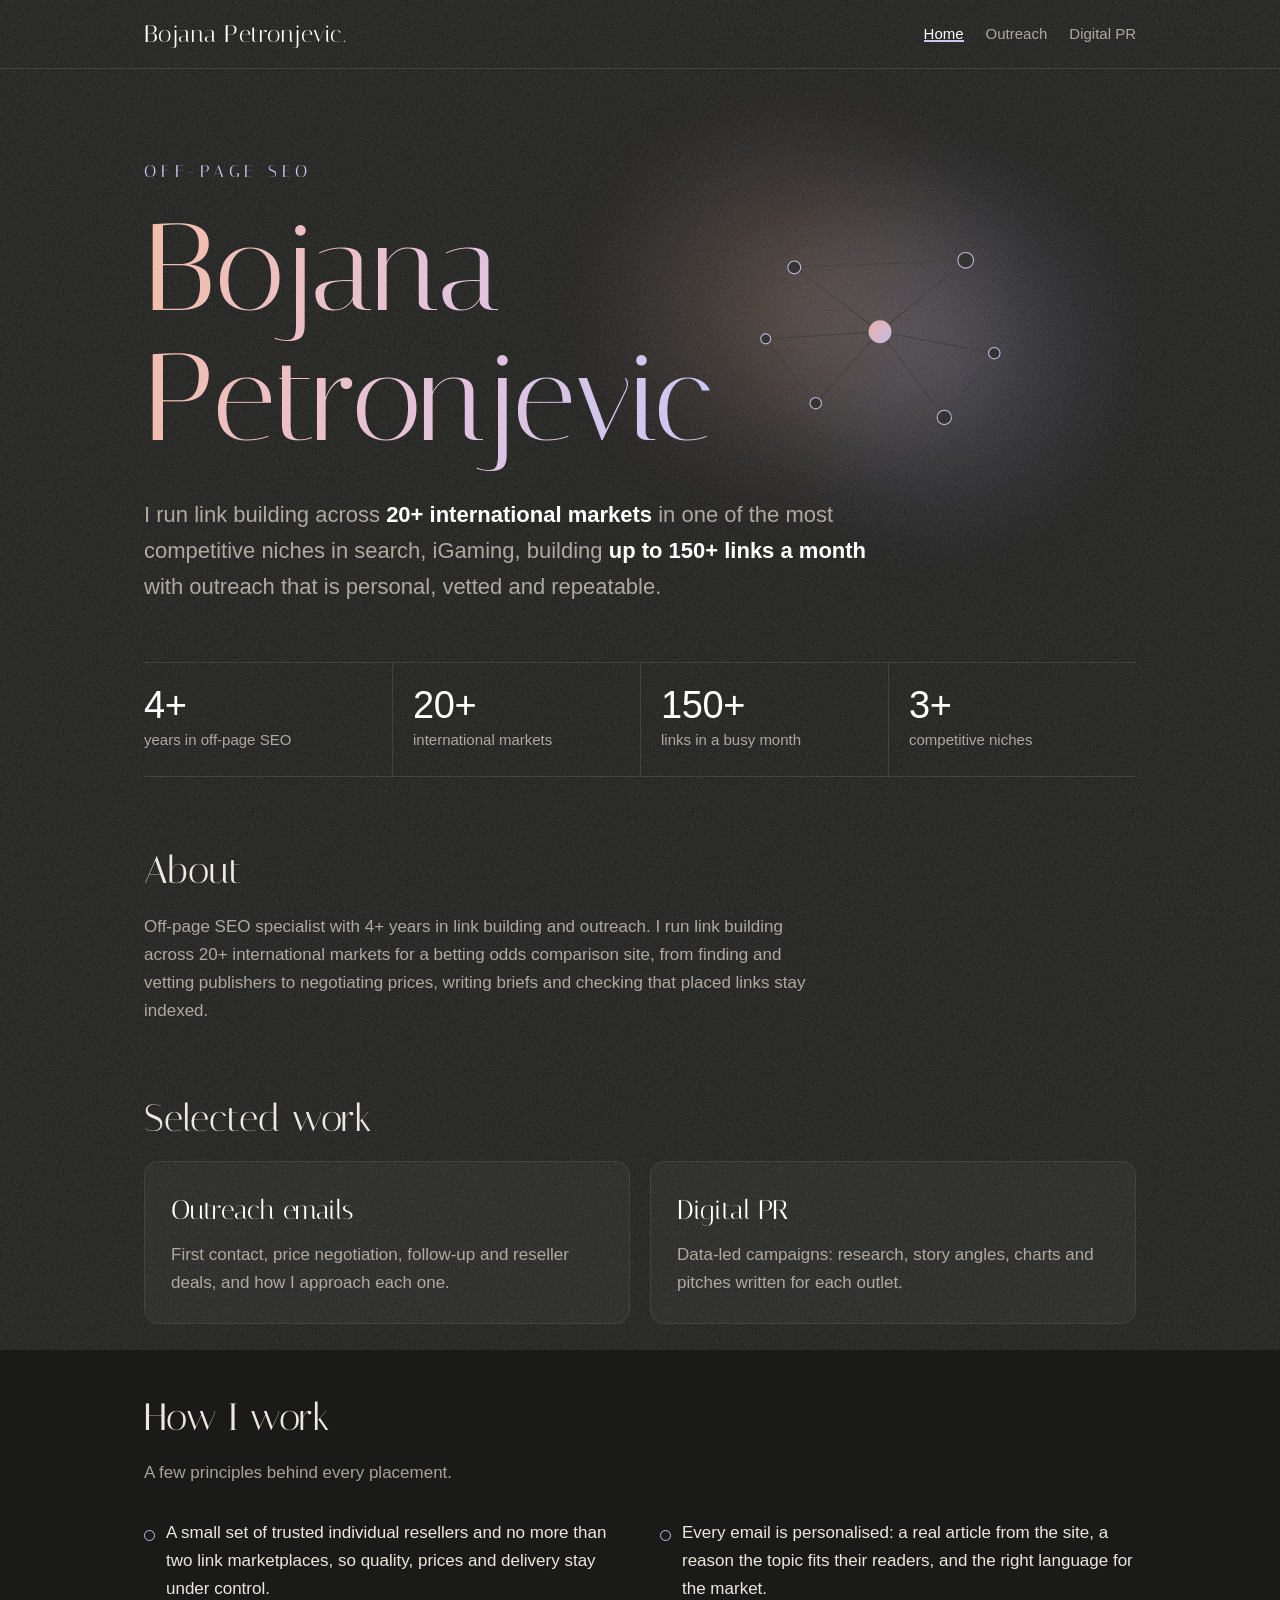
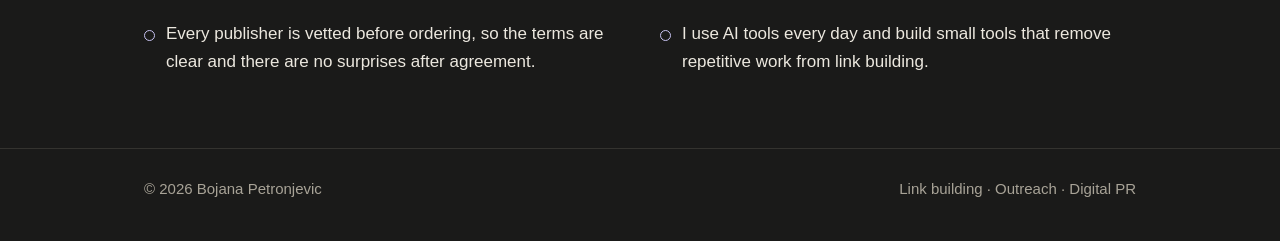
<file: index.html>
<!doctype html>
<html lang="en">
<head>
  <meta charset="utf-8">
  <meta name="viewport" content="width=device-width, initial-scale=1">
  <title>Bojana Petronjevic – Off-Page SEO Specialist</title>
  <meta name="description" content="Off-page SEO specialist with 4+ years in link building and outreach, running link building across 20+ international markets in iGaming.">
  <meta name="robots" content="index, follow, max-image-preview:large, max-snippet:-1">
  <meta name="google-site-verification" content="fPv6jpcXp-hsPiwkqZIa1NmE5gNidEpKVZSFxCqEGlo">
  <link rel="canonical" href="https://bojanapetronjevic.github.io/">
  <meta property="og:url" content="https://bojanapetronjevic.github.io/">
  <meta property="og:type" content="profile">
  <meta property="og:title" content="Bojana Petronjevic – Off-Page SEO Specialist">
  <meta property="og:description" content="Off-page SEO specialist with 4+ years in link building and outreach, running link building across 20+ international markets in iGaming.">
  <meta property="og:locale" content="en_GB">
  <link rel="preconnect" href="https://fonts.googleapis.com">
  <link rel="preconnect" href="https://fonts.gstatic.com" crossorigin>
  <link rel="stylesheet" href="https://fonts.googleapis.com/css2?family=Italiana&amp;display=swap">
  <link rel="stylesheet" href="styles.css">
  <script type="application/ld+json">
  {
    "@context": "https://schema.org",
    "@type": "Person",
    "name": "Bojana Petronjevic",
    "url": "https://bojanapetronjevic.github.io/",
    "jobTitle": "Off-Page SEO Specialist",
    "description": "Off-page SEO specialist with 4+ years in link building and outreach across 20+ international markets in iGaming.",
    "knowsAbout": ["Link building", "Off-page SEO", "Outreach", "Digital PR", "International SEO", "iGaming SEO", "AI-assisted SEO workflows"]
  }
  </script>
  <link rel="icon" href="/favicon-32.png" sizes="32x32" type="image/png">
  <link rel="apple-touch-icon" href="/apple-touch-icon.png">
  <!-- Ahrefs Web Analytics (cookieless visitor stats) -->
  <script src="https://analytics.ahrefs.com/analytics.js" data-key="pXj5/3Rlqt7nmIct6YGWEw" async></script>
</head>
<body>
  <a class="skip-link" href="#main">Skip to content</a>

  <header class="site-header">
    <div class="container">
      <a class="site-name" href="./">Bojana Petronjevic<span>.</span></a>
      <nav class="site-nav" aria-label="Main">
        <ul>
          <li><a href="./" aria-current="page">Home</a></li>
          <li><a href="outreach/">Outreach</a></li>
          <li><a href="digital-pr/">Digital PR</a></li>
        </ul>
      </nav>
    </div>
  </header>

  <main id="main">
    <section class="hero">
      <div class="container">
        <p class="hero-eyebrow">Off-Page SEO</p>
        <div class="hero-title">
          <h1>Bojana Petronjevic</h1>
          <svg class="link-graph" viewBox="0 0 420 320" aria-hidden="true">
            <defs>
              <linearGradient id="splash-gradient" x1="0" y1="0" x2="1" y2="1">
                <stop offset="0" stop-color="#f2b8a2"/>
                <stop offset="0.5" stop-color="#e6bcd3"/>
                <stop offset="1" stop-color="#c3c4f4"/>
              </linearGradient>
            </defs>
            <line x1="210" y1="160" x2="90" y2="70"/>
            <line x1="210" y1="160" x2="330" y2="60"/>
            <line x1="210" y1="160" x2="370" y2="190"/>
            <line x1="210" y1="160" x2="300" y2="280"/>
            <line x1="210" y1="160" x2="120" y2="260"/>
            <line x1="210" y1="160" x2="50" y2="170"/>
            <line x1="90" y1="70" x2="330" y2="60"/>
            <line x1="370" y1="190" x2="300" y2="280"/>
            <line x1="50" y1="170" x2="120" y2="260"/>
            <circle cx="90" cy="70" r="9"/>
            <circle cx="330" cy="60" r="11"/>
            <circle cx="370" cy="190" r="8"/>
            <circle cx="300" cy="280" r="10"/>
            <circle cx="120" cy="260" r="8"/>
            <circle cx="50" cy="170" r="7"/>
            <circle class="node-main" cx="210" cy="160" r="16"/>
          </svg>
        </div>
        <p class="hero-lead">I run link building across <strong>20+ international markets</strong> in one of the most competitive niches in search, iGaming, building <strong>up to 150+ links a month</strong> with outreach that is personal, vetted and repeatable.</p>
      </div>
    </section>

    <div class="container">
      <ul class="numbers" aria-label="Key facts">
        <li><strong>4+</strong><span>years in off-page SEO</span></li>
        <li><strong>20+</strong><span>international markets</span></li>
        <li><strong>150+</strong><span>links in a busy month</span></li>
        <li><strong>3+</strong><span>competitive niches</span></li>
      </ul>

      <section class="section" aria-labelledby="about-title">
        <h2 class="section-title" id="about-title">About</h2>
        <p class="section-intro">Off-page SEO specialist with 4+ years in link building and outreach. I run link building across 20+ international markets for a betting odds comparison site, from finding and vetting publishers to negotiating prices, writing briefs and checking that placed links stay indexed.</p>
      </section>

      <section class="section" aria-labelledby="work-title">
        <h2 class="section-title" id="work-title">Selected work</h2>
        <div class="cards">
          <article class="card">
            <h3>Outreach emails</h3>
            <p>First contact, price negotiation, follow-up and reseller deals, and how I approach each one.</p>
          </article>
          <article class="card">
            <h3>Digital PR</h3>
            <p>Data-led campaigns: research, story angles, charts and pitches written for each outlet.</p>
          </article>
        </div>
      </section>

      <section class="section" aria-labelledby="how-title">
        <h2 class="section-title" id="how-title">How I work</h2>
        <p class="section-intro">A few principles behind every placement.</p>
        <ul class="principles">
          <li>A small set of trusted individual resellers and no more than two link marketplaces, so quality, prices and delivery stay under control.</li>
          <li>Every email is personalised: a real article from the site, a reason the topic fits their readers, and the right language for the market.</li>
          <li>Every publisher is vetted before ordering, so the terms are clear and there are no surprises after agreement.</li>
          <li>I use AI tools every day and build small tools that remove repetitive work from link building.</li>
        </ul>
      </section>
    </div>
  </main>

  <footer class="site-footer">
    <div class="container">
      <span>© 2026 Bojana Petronjevic</span>
      <span>Link building · Outreach · Digital PR</span>
    </div>
  </footer>
</body>
</html>
</file>
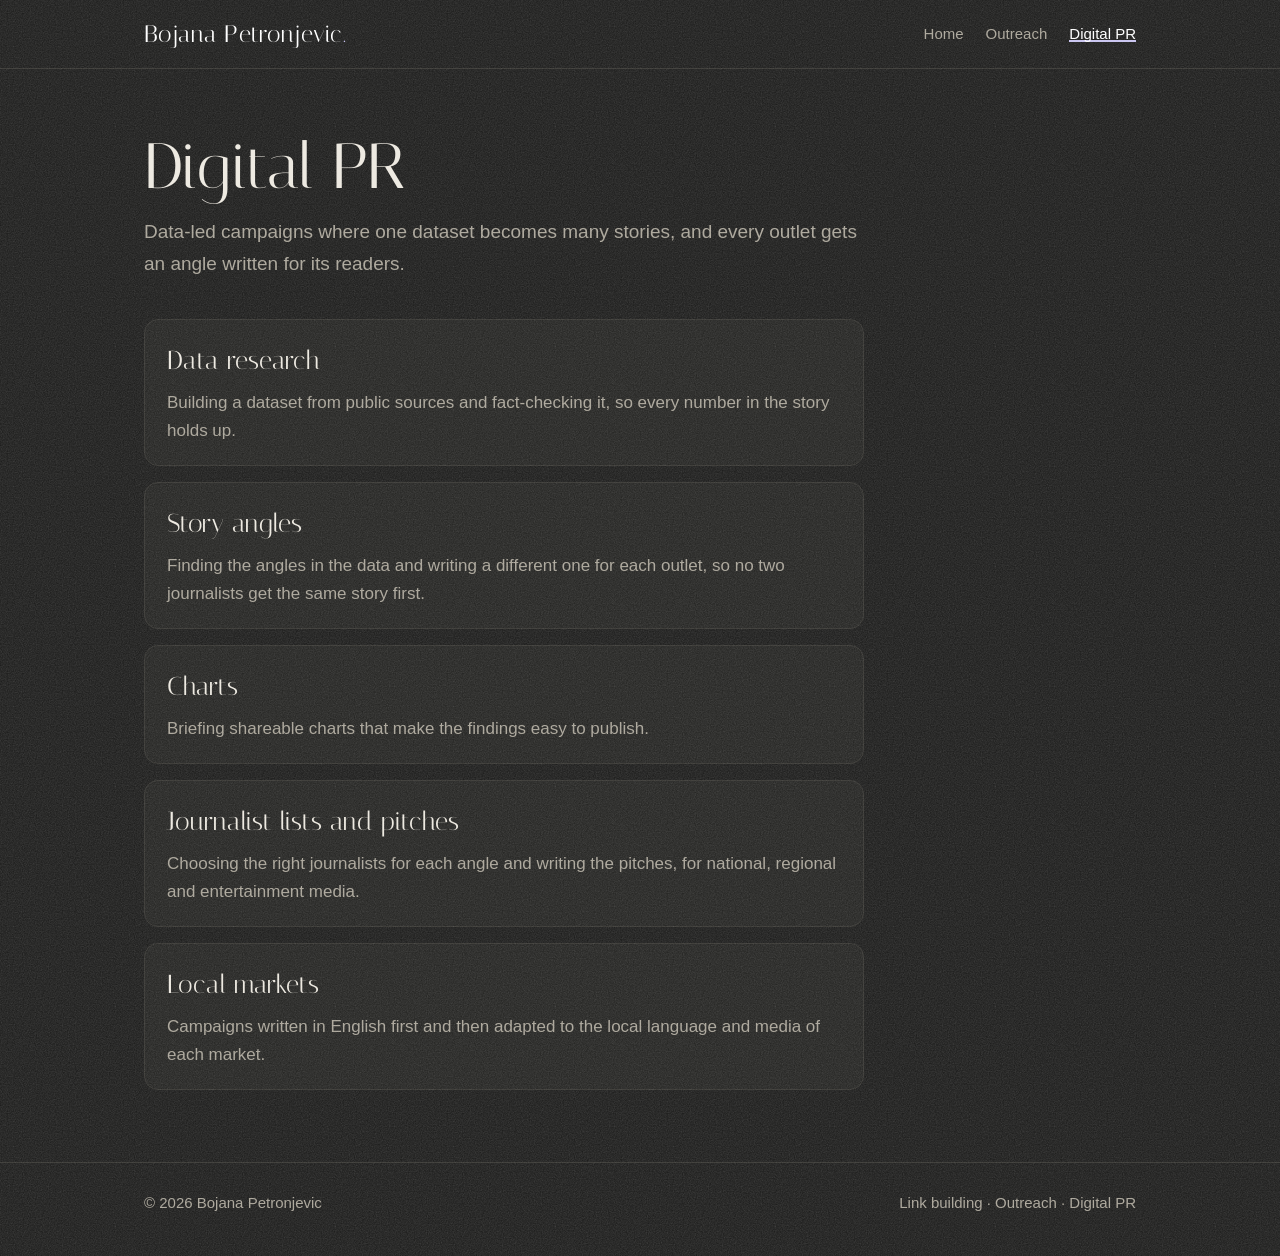
<file: digital-pr/index.html>
<!doctype html>
<html lang="en">
<head>
  <meta charset="utf-8">
  <meta name="viewport" content="width=device-width, initial-scale=1">
  <title>Digital PR | Bojana Petronjevic</title>
  <meta name="description" content="Data-led Digital PR: building datasets from public sources, turning them into stories and charts, and pitching a different angle to each outlet.">
  <meta name="robots" content="index, follow, max-image-preview:large, max-snippet:-1">
  <link rel="canonical" href="https://bojanapetronjevic.github.io/digital-pr/">
  <meta property="og:url" content="https://bojanapetronjevic.github.io/digital-pr/">
  <meta property="og:type" content="article">
  <meta property="og:title" content="Digital PR | Bojana Petronjevic">
  <meta property="og:description" content="Data-led Digital PR campaigns with a different angle for each outlet.">
  <link rel="preconnect" href="https://fonts.googleapis.com">
  <link rel="preconnect" href="https://fonts.gstatic.com" crossorigin>
  <link rel="stylesheet" href="https://fonts.googleapis.com/css2?family=Italiana&amp;display=swap">
  <link rel="stylesheet" href="../styles.css">
  <link rel="icon" href="/favicon-32.png" sizes="32x32" type="image/png">
  <link rel="apple-touch-icon" href="/apple-touch-icon.png">
  <!-- Ahrefs Web Analytics (cookieless visitor stats) -->
  <script src="https://analytics.ahrefs.com/analytics.js" data-key="pXj5/3Rlqt7nmIct6YGWEw" async></script>
</head>
<body>
  <a class="skip-link" href="#main">Skip to content</a>

  <header class="site-header">
    <div class="container">
      <a class="site-name" href="../">Bojana Petronjevic<span>.</span></a>
      <nav class="site-nav" aria-label="Main">
        <ul>
          <li><a href="../">Home</a></li>
          <li><a href="../outreach/">Outreach</a></li>
          <li><a href="./" aria-current="page">Digital PR</a></li>
        </ul>
      </nav>
    </div>
  </header>

  <main id="main" class="container">
    <header class="page-header">
      <h1>Digital PR</h1>
      <p>Data-led campaigns where one dataset becomes many stories, and every outlet gets an angle written for its readers.</p>
    </header>

    <div class="prose">
      <ul class="tool-list">
        <li>
          <h3>Data research</h3>
          <p>Building a dataset from public sources and fact-checking it, so every number in the story holds up.</p>
        </li>
        <li>
          <h3>Story angles</h3>
          <p>Finding the angles in the data and writing a different one for each outlet, so no two journalists get the same story first.</p>
        </li>
        <li>
          <h3>Charts</h3>
          <p>Briefing shareable charts that make the findings easy to publish.</p>
        </li>
        <li>
          <h3>Journalist lists and pitches</h3>
          <p>Choosing the right journalists for each angle and writing the pitches, for national, regional and entertainment media.</p>
        </li>
        <li>
          <h3>Local markets</h3>
          <p>Campaigns written in English first and then adapted to the local language and media of each market.</p>
        </li>
      </ul>
    </div>
  </main>

  <footer class="site-footer">
    <div class="container">
      <span>© 2026 Bojana Petronjevic</span>
      <span>Link building · Outreach · Digital PR</span>
    </div>
  </footer>
</body>
</html>
</file>
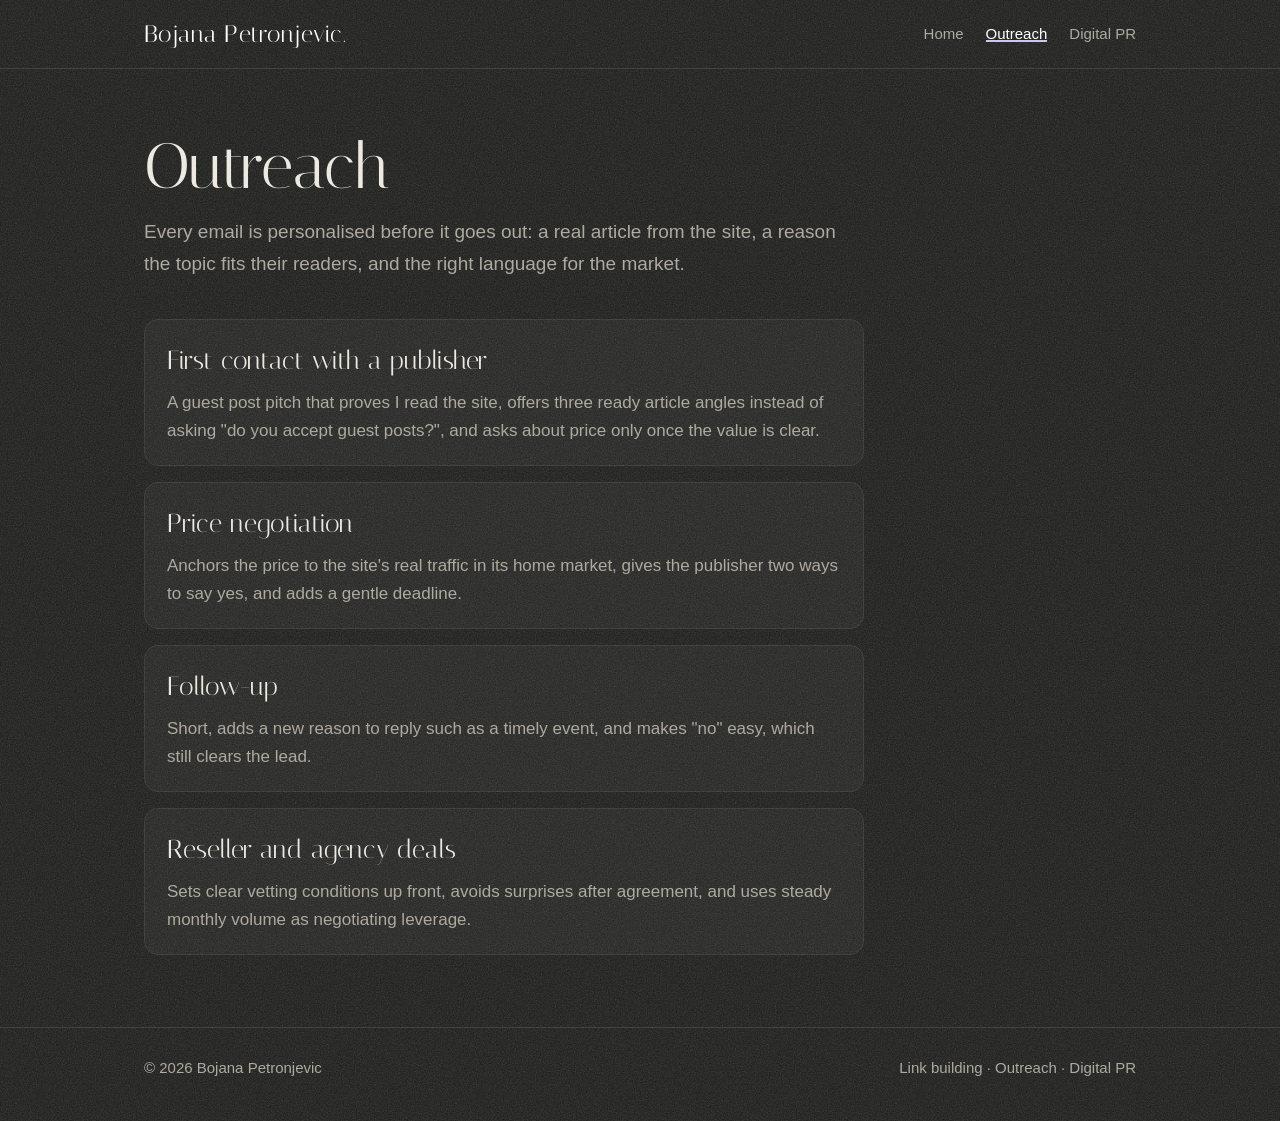
<file: outreach/index.html>
<!doctype html>
<html lang="en">
<head>
  <meta charset="utf-8">
  <meta name="viewport" content="width=device-width, initial-scale=1">
  <title>Outreach | Bojana Petronjevic</title>
  <meta name="description" content="How I handle link building outreach in iGaming: first contact with publishers, price negotiation, follow-ups and reseller deals.">
  <meta name="robots" content="index, follow, max-image-preview:large, max-snippet:-1">
  <link rel="canonical" href="https://bojanapetronjevic.github.io/outreach/">
  <meta property="og:url" content="https://bojanapetronjevic.github.io/outreach/">
  <meta property="og:type" content="article">
  <meta property="og:title" content="Outreach | Bojana Petronjevic">
  <meta property="og:description" content="How I handle link building outreach in iGaming: first contact, negotiation, follow-ups and reseller deals.">
  <link rel="preconnect" href="https://fonts.googleapis.com">
  <link rel="preconnect" href="https://fonts.gstatic.com" crossorigin>
  <link rel="stylesheet" href="https://fonts.googleapis.com/css2?family=Italiana&amp;display=swap">
  <link rel="stylesheet" href="../styles.css">
  <link rel="icon" href="/favicon-32.png" sizes="32x32" type="image/png">
  <link rel="apple-touch-icon" href="/apple-touch-icon.png">
  <!-- Ahrefs Web Analytics (cookieless visitor stats) -->
  <script src="https://analytics.ahrefs.com/analytics.js" data-key="pXj5/3Rlqt7nmIct6YGWEw" async></script>
</head>
<body>
  <a class="skip-link" href="#main">Skip to content</a>

  <header class="site-header">
    <div class="container">
      <a class="site-name" href="../">Bojana Petronjevic<span>.</span></a>
      <nav class="site-nav" aria-label="Main">
        <ul>
          <li><a href="../">Home</a></li>
          <li><a href="./" aria-current="page">Outreach</a></li>
          <li><a href="../digital-pr/">Digital PR</a></li>
        </ul>
      </nav>
    </div>
  </header>

  <main id="main" class="container">
    <header class="page-header">
      <h1>Outreach</h1>
      <p>Every email is personalised before it goes out: a real article from the site, a reason the topic fits their readers, and the right language for the market.</p>
    </header>

    <div class="prose">
      <ul class="tool-list">
        <li>
          <h3>First contact with a publisher</h3>
          <p>A guest post pitch that proves I read the site, offers three ready article angles instead of asking "do you accept guest posts?", and asks about price only once the value is clear.</p>
        </li>
        <li>
          <h3>Price negotiation</h3>
          <p>Anchors the price to the site's real traffic in its home market, gives the publisher two ways to say yes, and adds a gentle deadline.</p>
        </li>
        <li>
          <h3>Follow-up</h3>
          <p>Short, adds a new reason to reply such as a timely event, and makes "no" easy, which still clears the lead.</p>
        </li>
        <li>
          <h3>Reseller and agency deals</h3>
          <p>Sets clear vetting conditions up front, avoids surprises after agreement, and uses steady monthly volume as negotiating leverage.</p>
        </li>
      </ul>
    </div>
  </main>

  <footer class="site-footer">
    <div class="container">
      <span>© 2026 Bojana Petronjevic</span>
      <span>Link building · Outreach · Digital PR</span>
    </div>
  </footer>
</body>
</html>
</file>
<file: styles.css>
/* Shared styles for every page of the portfolio.
   The site is always dark (charcoal). Colours and fonts live in :root
   so the whole look can be changed in one place. */

:root {
  color-scheme: dark;
  --color-background: #1a1a19;
  --color-surface: #222220;
  --color-text: #ece8df;
  /* Pure white, used only as an accent on the most important bits */
  --color-white: #ffffff;
  --color-text-muted: #a8a397;
  --color-accent: #c7c2f0;
  --color-accent-soft: #2c2b28;
  /* The "splash": a peach to lavender gradient, used only on the name, the glow and the main dot. */
  --splash-peach: #f2b8a2;
  --splash-pink: #e6bcd3;
  --splash-lavender: #c3c4f4;
  --splash-gradient: linear-gradient(100deg, var(--splash-peach) 0%, var(--splash-pink) 45%, var(--splash-lavender) 100%);
  --color-line: #34332f;
  /* Italiana: thin, refined display font for the name and headings.
     Loaded from Google Fonts in each page's <head>. It has one weight only, so headings stay at 400. */
  --font-display: "Italiana", "Didot", "Bodoni 72", Georgia, serif;
  --font-body: -apple-system, BlinkMacSystemFont, "Segoe UI", Roboto, "Helvetica Neue", Arial, sans-serif;
  --page-width: 1040px;
  --radius: 14px;
}

* { box-sizing: border-box; }

html { -webkit-text-size-adjust: 100%; }

body {
  margin: 0;
  background: var(--color-background);
  color: var(--color-text);
  font-family: var(--font-body);
  font-size: 17px;
  line-height: 1.65;
}

h1, h2, h3 { font-weight: 400; }

/* Grain: a fixed noise texture over the whole page, drawn with an inline SVG filter.
   Change --grain-opacity to make it stronger or weaker. */
:root { --grain-opacity: 0.2; --grain-blend: screen; }
body::before {
  content: "";
  position: fixed;
  inset: -50%;
  z-index: 100;
  pointer-events: none;
  opacity: var(--grain-opacity);
  mix-blend-mode: var(--grain-blend);
  background-image: url("data:image/svg+xml,%3Csvg xmlns='http://www.w3.org/2000/svg' width='220' height='220'%3E%3Cfilter id='n'%3E%3CfeTurbulence type='fractalNoise' baseFrequency='0.85' numOctaves='3' stitchTiles='stitch'/%3E%3CfeColorMatrix type='saturate' values='0'/%3E%3C/filter%3E%3Crect width='100%25' height='100%25' filter='url(%23n)'/%3E%3C/svg%3E");
}

a { color: var(--color-accent); text-underline-offset: 3px; }
a:hover { text-decoration-thickness: 2px; }

.container {
  width: 100%;
  max-width: var(--page-width);
  margin: 0 auto;
  padding: 0 24px;
}

.skip-link {
  position: absolute;
  left: -999px;
}
.skip-link:focus {
  left: 16px;
  top: 16px;
  background: var(--color-surface);
  padding: 8px 12px;
  z-index: 10;
}

/* Header */
.site-header {
  border-bottom: 1px solid var(--color-line);
}
.site-header .container {
  display: flex;
  align-items: center;
  justify-content: space-between;
  gap: 16px;
  min-height: 68px;
  flex-wrap: wrap;
}
.site-name {
  color: var(--color-white);
  font-family: var(--font-display);
  font-size: 24px;
  font-weight: 400;
  letter-spacing: 0.02em;
  line-height: 1;
  text-decoration: none;
}
.site-name span { color: var(--color-accent); }
.site-nav ul {
  display: flex;
  gap: 22px;
  list-style: none;
  margin: 0;
  padding: 0;
  flex-wrap: wrap;
}
.site-nav a {
  color: var(--color-text-muted);
  text-decoration: none;
  font-size: 15px;
}
.site-nav a:hover,
.site-nav a[aria-current="page"] {
  color: var(--color-white);
  box-shadow: inset 0 -2px 0 var(--color-accent);
}

/* Home hero */
.hero {
  position: relative;
  padding: 88px 0 56px;
  overflow: hidden;
  isolation: isolate;
}
/* The name and the link graphic sit together; the graphic hangs just to the right of the name */
.hero-title {
  position: relative;
  display: inline-block;
}
/* Soft peach and lavender glow behind the link graphic */
.hero-title::before {
  content: "";
  position: absolute;
  z-index: -1;
  top: 50%;
  left: calc(100% - 140px);
  width: 560px;
  height: 460px;
  transform: translateY(-55%);
  background:
    radial-gradient(closest-side at 40% 45%, rgba(242, 184, 162, 0.22), transparent),
    radial-gradient(closest-side at 65% 55%, rgba(195, 196, 244, 0.22), transparent);
  filter: blur(30px);
  pointer-events: none;
}
.hero-eyebrow {
  font-family: var(--font-display);
  font-size: 17px;
  letter-spacing: 0.28em;
  text-transform: uppercase;
  color: var(--color-accent);
  margin: 0 0 18px;
}
.hero h1 {
  font-family: var(--font-display);
  font-weight: 400;
  font-size: clamp(54px, 10.5vw, 124px);
  line-height: 1.05;
  letter-spacing: 0;
  /* Bottom padding gives the gradient room for the tail of the "j", otherwise it is cut off */
  padding-bottom: 0.22em;
  margin: 0 0 6px;
  width: min-content;
  background: var(--splash-gradient);
  -webkit-background-clip: text;
  background-clip: text;
  -webkit-text-fill-color: transparent;
  color: var(--splash-pink);
}
.hero-lead {
  font-size: clamp(18px, 2.2vw, 22px);
  max-width: 34em;
  color: var(--color-text-muted);
  margin: 0;
}
.hero-lead strong { color: var(--color-white); font-weight: 600; }
.link-graph {
  position: absolute;
  left: calc(100% + 16px);
  top: 50%;
  transform: translateY(-58%);
  width: 300px;
  opacity: 0.9;
  pointer-events: none;
}
.link-graph line { stroke: var(--color-line); stroke-width: 1.5; }
.link-graph circle { fill: var(--color-surface); stroke: var(--color-accent); stroke-width: 1.5; }
.link-graph circle.node-main { fill: url(#splash-gradient); stroke: none; }

/* Numbers strip */
.numbers {
  display: grid;
  grid-template-columns: repeat(4, 1fr);
  border-top: 1px solid var(--color-line);
  border-bottom: 1px solid var(--color-line);
  margin: 0 0 72px;
  padding: 0;
  list-style: none;
}
.numbers li {
  padding: 22px 20px 22px 0;
}
.numbers li + li {
  padding-left: 20px;
  border-left: 1px solid var(--color-line);
}
.numbers strong {
  display: block;
  color: var(--color-white);
  font-family: var(--font-body);
  font-weight: 300;
  letter-spacing: -0.01em;
  font-size: 38px;
  line-height: 1.1;
}
.numbers span { color: var(--color-text-muted); font-size: 15px; }

/* Sections */
.section { margin: 0 0 72px; }
.section-title {
  font-family: var(--font-display);
  font-size: clamp(28px, 4vw, 38px);
  line-height: 1.15;
  margin: 0 0 20px;
}
.section-intro {
  color: var(--color-text-muted);
  max-width: 40em;
  margin: 0 0 32px;
}

.cards {
  display: grid;
  grid-template-columns: repeat(2, 1fr);
  gap: 20px;
}
.card {
  background: var(--color-surface);
  border: 1px solid var(--color-line);
  border-radius: var(--radius);
  padding: 26px;
  display: flex;
  flex-direction: column;
}
.card h3 {
  color: var(--color-white);
  font-family: var(--font-display);
  font-size: 27px;
  margin: 0 0 8px;
}
.card p { margin: 0; color: var(--color-text-muted); }

.principles {
  display: grid;
  grid-template-columns: repeat(2, 1fr);
  gap: 16px 40px;
  list-style: none;
  padding: 0;
  margin: 0;
}
.principles li {
  padding-left: 22px;
  position: relative;
}
.principles li::before {
  content: "";
  position: absolute;
  left: 0;
  top: 0.62em;
  width: 9px;
  height: 9px;
  border-radius: 50%;
  border: 1.5px solid var(--color-accent);
}

/* Inner page header */
.page-header {
  padding: 64px 0 40px;
}
.page-header h1 {
  font-family: var(--font-display);
  font-size: clamp(38px, 6vw, 64px);
  line-height: 1.05;
  margin: 0 0 16px;
  letter-spacing: -0.01em;
}
.page-header p {
  color: var(--color-text-muted);
  font-size: 19px;
  max-width: 38em;
  margin: 0;
}

/* Long-form content: outreach and campaigns */
.prose { max-width: 720px; margin-bottom: 72px; }
.prose h2 {
  font-family: var(--font-display);
  font-size: 30px;
  margin: 56px 0 12px;
}
.prose h2:first-child { margin-top: 0; }
.prose h3 {
  font-family: var(--font-display);
  font-size: 26px;
  margin: 32px 0 8px;
}

.tool-list {
  list-style: none;
  padding: 0;
  margin: 0;
  display: grid;
  gap: 16px;
}
.tool-list li {
  background: var(--color-surface);
  border: 1px solid var(--color-line);
  border-radius: var(--radius);
  padding: 20px 22px;
}
.tool-list h3 { margin: 0 0 6px; }
.tool-list p { margin: 0; color: var(--color-text-muted); }

.tag-list {
  display: flex;
  flex-wrap: wrap;
  gap: 10px;
  list-style: none;
  padding: 0;
  margin: 0;
}
.tag-list li {
  border: 1px solid var(--color-line);
  border-radius: 999px;
  padding: 6px 14px;
  font-size: 15px;
  background: var(--color-surface);
}

/* Footer */
.site-footer {
  border-top: 1px solid var(--color-line);
  padding: 28px 0 40px;
  color: var(--color-text-muted);
  font-size: 15px;
}
.site-footer .container {
  display: flex;
  justify-content: space-between;
  gap: 16px;
  flex-wrap: wrap;
}

@media (max-width: 820px) {
  .cards { grid-template-columns: 1fr; }
  .principles { grid-template-columns: 1fr; }
  .numbers { grid-template-columns: repeat(2, 1fr); }
  .numbers li:nth-child(3) { padding-left: 0; border-left: 0; }
  .numbers li:nth-child(n+3) { border-top: 1px solid var(--color-line); }
}

@media (max-width: 640px) {
  .link-graph { left: auto; right: -70px; width: 220px; opacity: 0.35; }
}

@media (max-width: 520px) {
  .container { padding: 0 16px; }
  .hero { padding: 56px 0 40px; }
  .site-nav ul { gap: 16px; }
  .numbers strong { font-size: 30px; }
}
</file>
